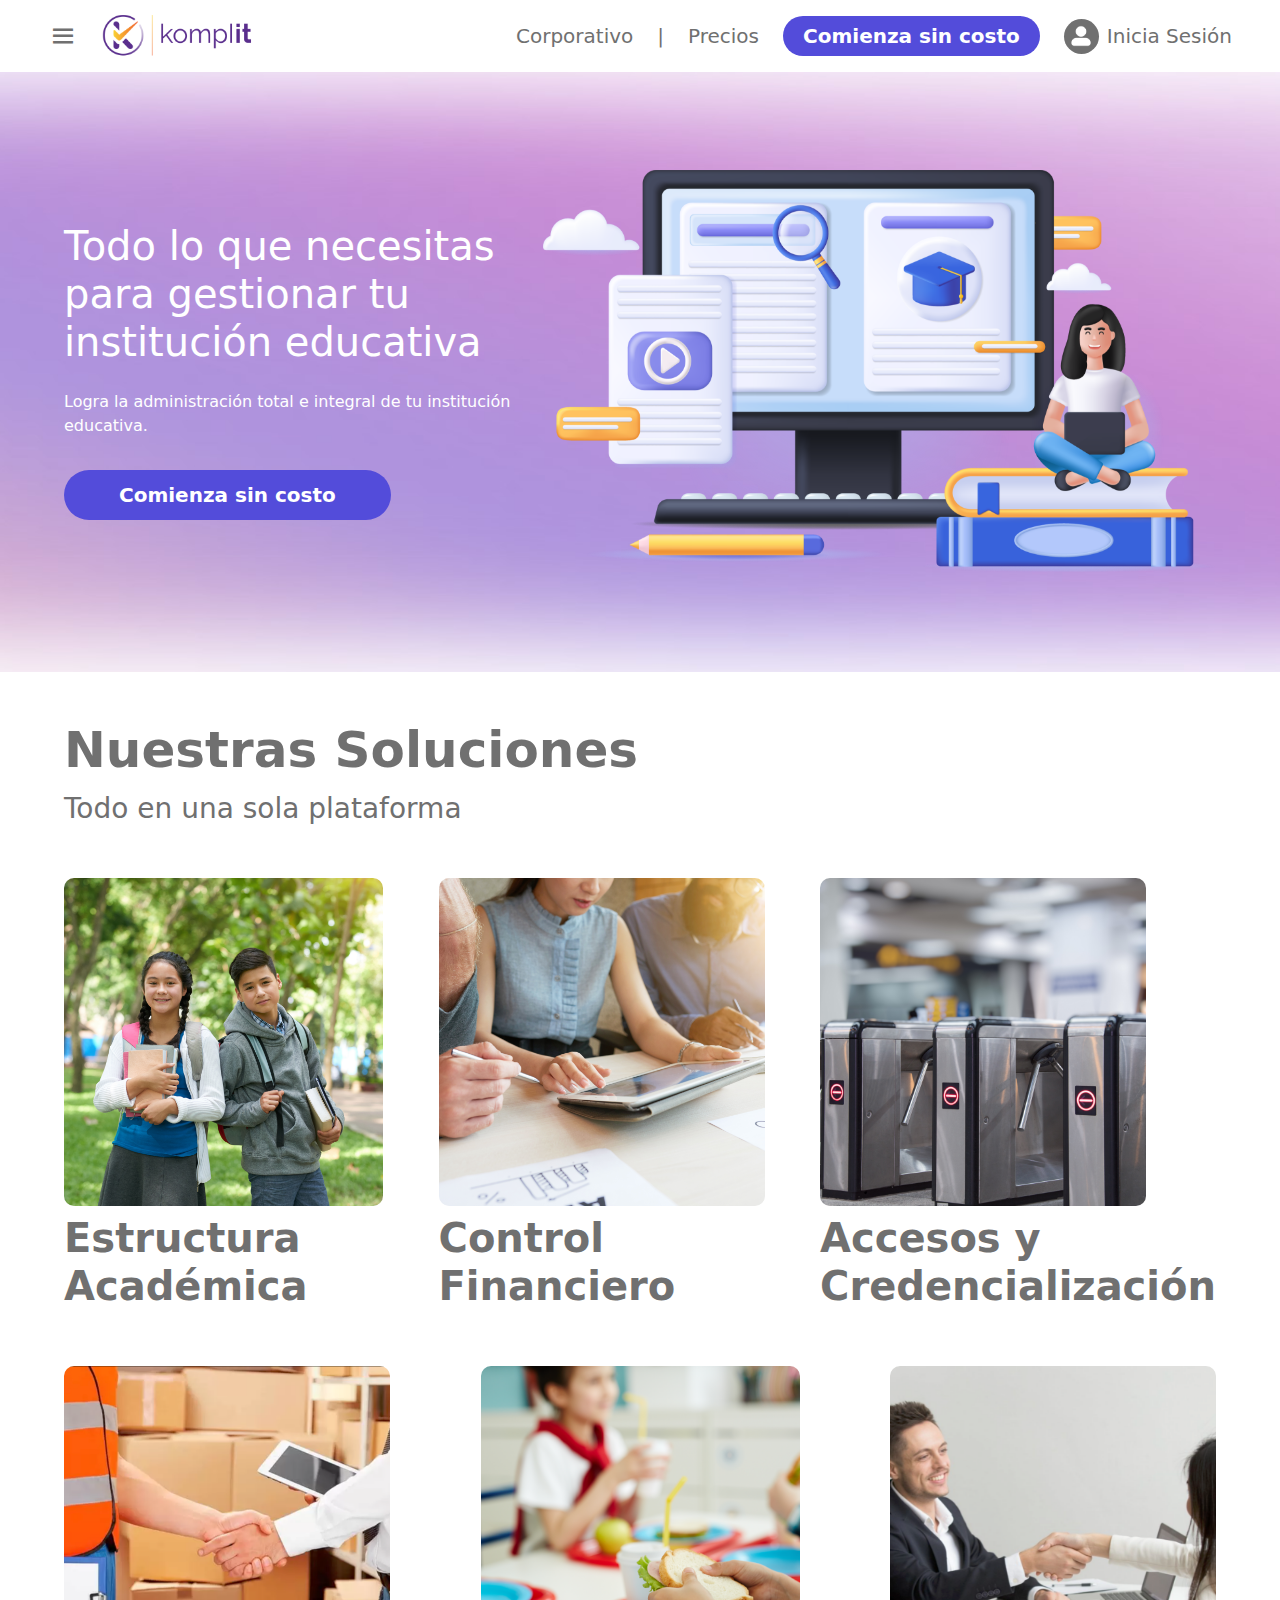
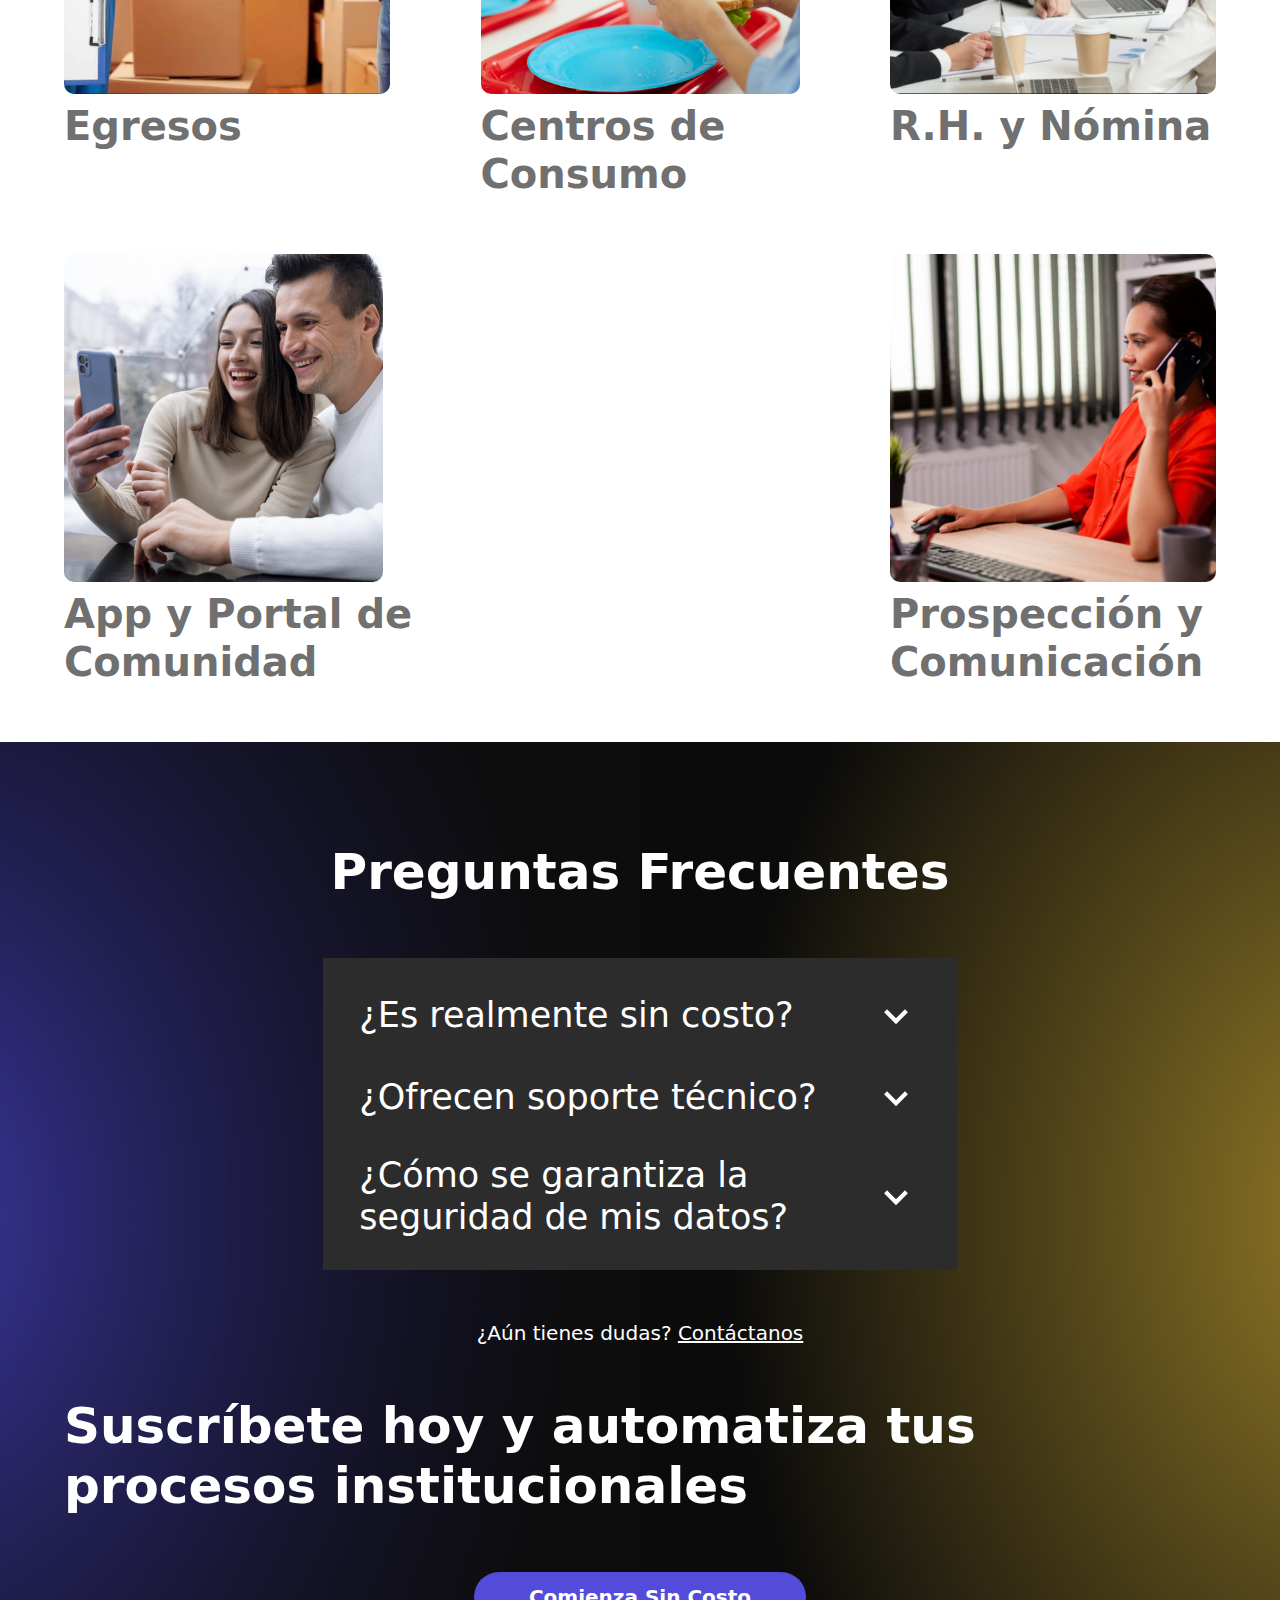
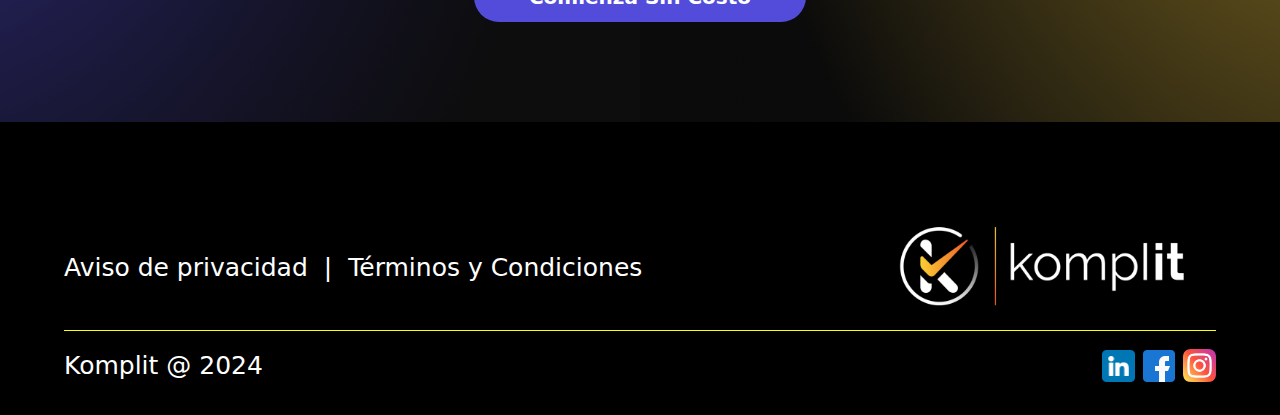
<file: index.html>
<!DOCTYPE html>
<html lang="en">
<head>
    <meta charset="UTF-8">
    <meta name="viewport" content="width=device-width, initial-scale=1.0">
    <title>Landing</title>
    <link rel="stylesheet" href="styles.css">
    <link href="https://cdn.jsdelivr.net/npm/bootstrap@5.3.3/dist/css/bootstrap.min.css" rel="stylesheet" integrity="sha384-QWTKZyjpPEjISv5WaRU9OFeRpok6YctnYmDr5pNlyT2bRjXh0JMhjY6hW+ALEwIH" crossorigin="anonymous">
    <link rel="preconnect" href="https://fonts.googleapis.com">
    <link rel="preconnect" href="https://fonts.gstatic.com" crossorigin>
    <link href="https://fonts.googleapis.com/css2?family=Jost:ital,wght@0,100..900;1,100..900&display=swap" rel="stylesheet">
    <link href='https://unpkg.com/boxicons@2.1.4/css/boxicons.min.css' rel='stylesheet'>
</head>
<body>
    <nav class="d-flex align-items-center justify-content-between pt-2 pb-2 ps-5 pe-5">
        <div class="d-flex align-items-center gap-4">
            <i class='bx bx-menu' style='color:#707070; font-size: 30px; cursor: pointer;'  id="buttonMenu"></i>
            <i class='d-none bx bx-x' style='color:#707070; font-size: 30px; cursor: pointer;'  id="buttonClose"></i>
            <img src="./img/logonav.png" class="object-fit-contain">
        </div>
        <div class="d-flex align-items-center gap-4">
            <a href="">Corporativo</a>
            <strong style="font-weight: 300;">|</strong>
            <a href="">Precios</a>
            <button class="buttonOne">Comienza sin costo</button>
            <div class="d-flex align-items-center gap-2">
                <div style="border-radius: 50%; background-color: #707070; height: 35px; width: 35px;" class="d-flex align-items-center justify-content-center">
                    <img src="./img/usuario.png" class="object-fit-contain">                    
                </div>
                <a href="">Inicia Sesión</a>
            </div>
        </div>
    </nav>
    <div class="d-flex flex-column align-items-start position-fixed h-100 ps-3 pe-3 bg-white gap-3" style="padding-top: 70px; transition: all 0.5s; transform: translateX(-100vh);" id="menuSecundario">
        <strong style="color: #707070; font-weight: 700; font-size: 19px;">Soluciones</strong>
        <small style="color: #707070; font-weight: 500; font-size: 18px;">Estructura Académica</small>
        <small style="color: #707070; font-weight: 500; font-size: 18px;">Control Financiero</small>
        <small style="color: #707070; font-weight: 500; font-size: 18px;">Accesos</small>
        <small style="color: #707070; font-weight: 500; font-size: 18px;">Egresos</small>
        <small style="color: #707070; font-weight: 500; font-size: 18px;">Centros de consumo</small>
        <small style="color: #707070; font-weight: 500; font-size: 18px;">R.H y Nómina</small>
        <small style="color: #707070; font-weight: 500; font-size: 18px;">App y portal de <br>Comunidad</small>
        <strong style="color: #707070; font-weight: 700; font-size: 19px;">Más</strong>
        <small style="color: #707070; font-weight: 500; font-size: 18px;">Corporativo</small>
        <small style="color: #707070; font-weight: 500; font-size: 18px;">App y portal de <br>Comunidad</small>
        <small style="color: #707070; font-weight: 500; font-size: 18px;">Contáctanos</small>
        <small style="color: #707070; font-weight: 500; font-size: 18px;">Política de Privacidad</small>
        <strong style="color: #707070; font-weight: 700; font-size: 19px;">Síguenos</strong>
        <div class="d-flex align-items-center gap-2 ">
            <a href=""><img src="./img/linkedin.png" class="object-fit-contain"></a>
            <a href=""><img src="./img/facebook_1.png" class="object-fit-contain"></a>
            <a href=""><img src="./img/instagram_1.png" class="object-fit-contain"></a>
        </div>
    </div>
    <section class="containerApp bgContainer d-flex align-items-center justify-content-between">
        <div class="d-flex flex-column gap-3">
            <h1 class="text-white">Todo lo que necesitas para gestionar tu institución educativa</h1>
            <p class="text-white">Logra la administración total e integral de tu institución educativa.</p>
            <button class="buttonTwo">Comienza sin costo</button>
        </div>
        <img src="./img/Edu_nice.png" class="object-fit-contain">
    </section>
    <section class="containerApp d-flex flex-column gap-5 pt-5 pb-5">
        <div class="d-flex flex-column gap-0">
            <h2 style="color: #707070; font-size: 50px; font-weight: 700;">Nuestras Soluciones</h2>
            <strong style="color: #707070; font-size: 28px; font-weight: 400;">Todo en una sola plataforma</strong>
        </div>
        <div class="d-flex flex-wrap gap-5 w-100 justify-content-between">
            <div class="d-flex flex-column gap-2 align-items-start">
                <img src="./img/ninos.png" class="object-fit-contain">
                <h3 style="color: #707070; font-size: 40px; font-weight: 700;">Estructura <br> Académica</h3>
            </div>
            <div class="d-flex flex-column gap-2 align-items-start">
                <img src="./img/Fainance.png" class="object-fit-contain">
                <h3 style="color: #707070; font-size: 40px; font-weight: 700;">Control <br> Financiero</h3>
            </div>
            <div class="d-flex flex-column gap-2 align-items-start">
                <img src="./img/ticket.png" class="object-fit-contain">
                <h3 style="color: #707070; font-size: 40px; font-weight: 700;">Accesos y <br> Credencialización</h3>
            </div>
            <div class="d-flex flex-column gap-2 align-items-start">
                <img src="./img/proveedor.png" class="object-fit-contain">
                <h3 style="color: #707070; font-size: 40px; font-weight: 700;">Egresos</h3>
            </div>
            <div class="d-flex flex-column gap-2 align-items-start">
                <img src="./img/Comiendo.png" class="object-fit-contain">
                <h3 style="color: #707070; font-size: 40px; font-weight: 700;">Centros de <br>Consumo</h3>
            </div>
            <div class="d-flex flex-column gap-2 align-items-start">
                <img src="./img/RH.png" class="object-fit-contain">
                <h3 style="color: #707070; font-size: 40px; font-weight: 700;">R.H. y Nómina</h3>
            </div>
            <div class="d-flex flex-column gap-2 align-items-start">
                <img src="./img/amigos-tomandose-selfie-juntos.png" class="object-fit-contain">
                <h3 style="color: #707070; font-size: 40px; font-weight: 700;">App y Portal de <br>Comunidad</h3>
            </div>
            <div class="d-flex flex-column gap-2 align-items-start">
                <img src="./img/Telefone.png" class="object-fit-contain">
                <h3 style="color: #707070; font-size: 40px; font-weight: 700;">Prospección y <br>Comunicación</h3>
            </div>
    </section>
    <section class="containerApp containerPreguntas d-flex flex-column align-items-center gap-5">
        <h3 class="text-white" style="font-size: 50px; font-weight: 700;">Preguntas Frecuentes</h3>
        <div class="p-3" style="background-color: #2C2C2C; width: 55%;">
            <div class="accordion accordion-flush" id="accordionFlushExample">
                <div class="accordion-item">
                  <h2 class="accordion-header">
                    <button class="accordion-button collapsed" type="button" data-bs-toggle="collapse" data-bs-target="#flush-collapseOne" aria-expanded="false" aria-controls="flush-collapseOne">
                        ¿Es realmente sin costo?
                    </button>
                  </h2>
                  <div id="flush-collapseOne" class="accordion-collapse collapse" data-bs-parent="#accordionFlushExample">
                    <div class="accordion-body">Sí, el uso de las herramientas detalladas en el apartado sin costo. Dentro de la pestaña “precios” en el menú de navegación es completamente sin costo y lo será por tiempo indefinido.</div>
                  </div>
                </div>
                <div class="accordion-item">
                  <h2 class="accordion-header">
                    <button class="accordion-button collapsed" type="button" data-bs-toggle="collapse" data-bs-target="#flush-collapseTwo" aria-expanded="false" aria-controls="flush-collapseTwo">
                        ¿Ofrecen soporte técnico?
                    </button>
                  </h2>
                  <div id="flush-collapseTwo" class="accordion-collapse collapse" data-bs-parent="#accordionFlushExample">
                    <div class="accordion-body">Sí, ofrecemos servicio técnico. La prioridad de atención dependerá de tu suscripción.</div>
                  </div>
                </div>
                <div class="accordion-item">
                  <h2 class="accordion-header">
                    <button class="accordion-button collapsed" type="button" data-bs-toggle="collapse" data-bs-target="#flush-collapseThree" aria-expanded="false" aria-controls="flush-collapseThree">
                        ¿Cómo se garantiza la seguridad de mis datos?
                    </button>
                  </h2>
                  <div id="flush-collapseThree" class="accordion-collapse collapse" data-bs-parent="#accordionFlushExample">
                    <div class="accordion-body">La seguridad de tu información se garantiza a través de rigurosas medidas de encriptación, protocolos de acceso restringido y constantes actualizaciones de seguridad.</div>
                  </div>
                </div>
              </div>
        </div>
        <small style="font-size: 20px;" class="text-white">¿Aún tienes dudas? <a class="text-white" href="">Contáctanos</a></small>
        <h3 class="text-white" style="font-size: 50px; font-weight: 700;">Suscríbete hoy y automatiza tus procesos institucionales</h3>
        <button class="buttonTwo">Comienza Sin Costo</button>
    </section>
    <footer style="background-color: black; padding-top: 100px; padding-bottom: 30px;" class="containerApp d-flex flex-column">
        <div class="d-flex align-items-center justify-content-between pb-3" style="border-bottom: 1px solid yellow;">
            <div class="d-flex align-items-center gap-3">
                <a class="text-white" style="font-size: 25px; text-decoration: none;" href="">Aviso de privacidad</a>
                <strong class="text-white" style="font-size: 25px; font-weight: 300;">|</strong>
                <a class="text-white" style="font-size: 25px; text-decoration: none;" href="">Términos y Condiciones</a>
            </div>
            <img src="./img/logofooter.png" class="object-fit-contain">
        </div>
        <div class="d-flex align-items-center justify-content-between pt-3">
            <strong class="text-white" style="font-size: 25px; font-weight: 400;">Komplit @ 2024</strong>
            <div class="d-flex align-items-center gap-2 ">
                <a href=""><img src="./img/linkedin.png" class="object-fit-contain"></a>
                <a href=""><img src="./img/facebook_1.png" class="object-fit-contain"></a>
                <a href=""><img src="./img/instagram_1.png" class="object-fit-contain"></a>
            </div>
        </div>
    </footer>
    <script src="./app.js"></script>
    <script src="https://cdn.jsdelivr.net/npm/bootstrap@5.3.3/dist/js/bootstrap.bundle.min.js" integrity="sha384-YvpcrYf0tY3lHB60NNkmXc5s9fDVZLESaAA55NDzOxhy9GkcIdslK1eN7N6jIeHz" crossorigin="anonymous"></script>
</body>
</html>
</file>
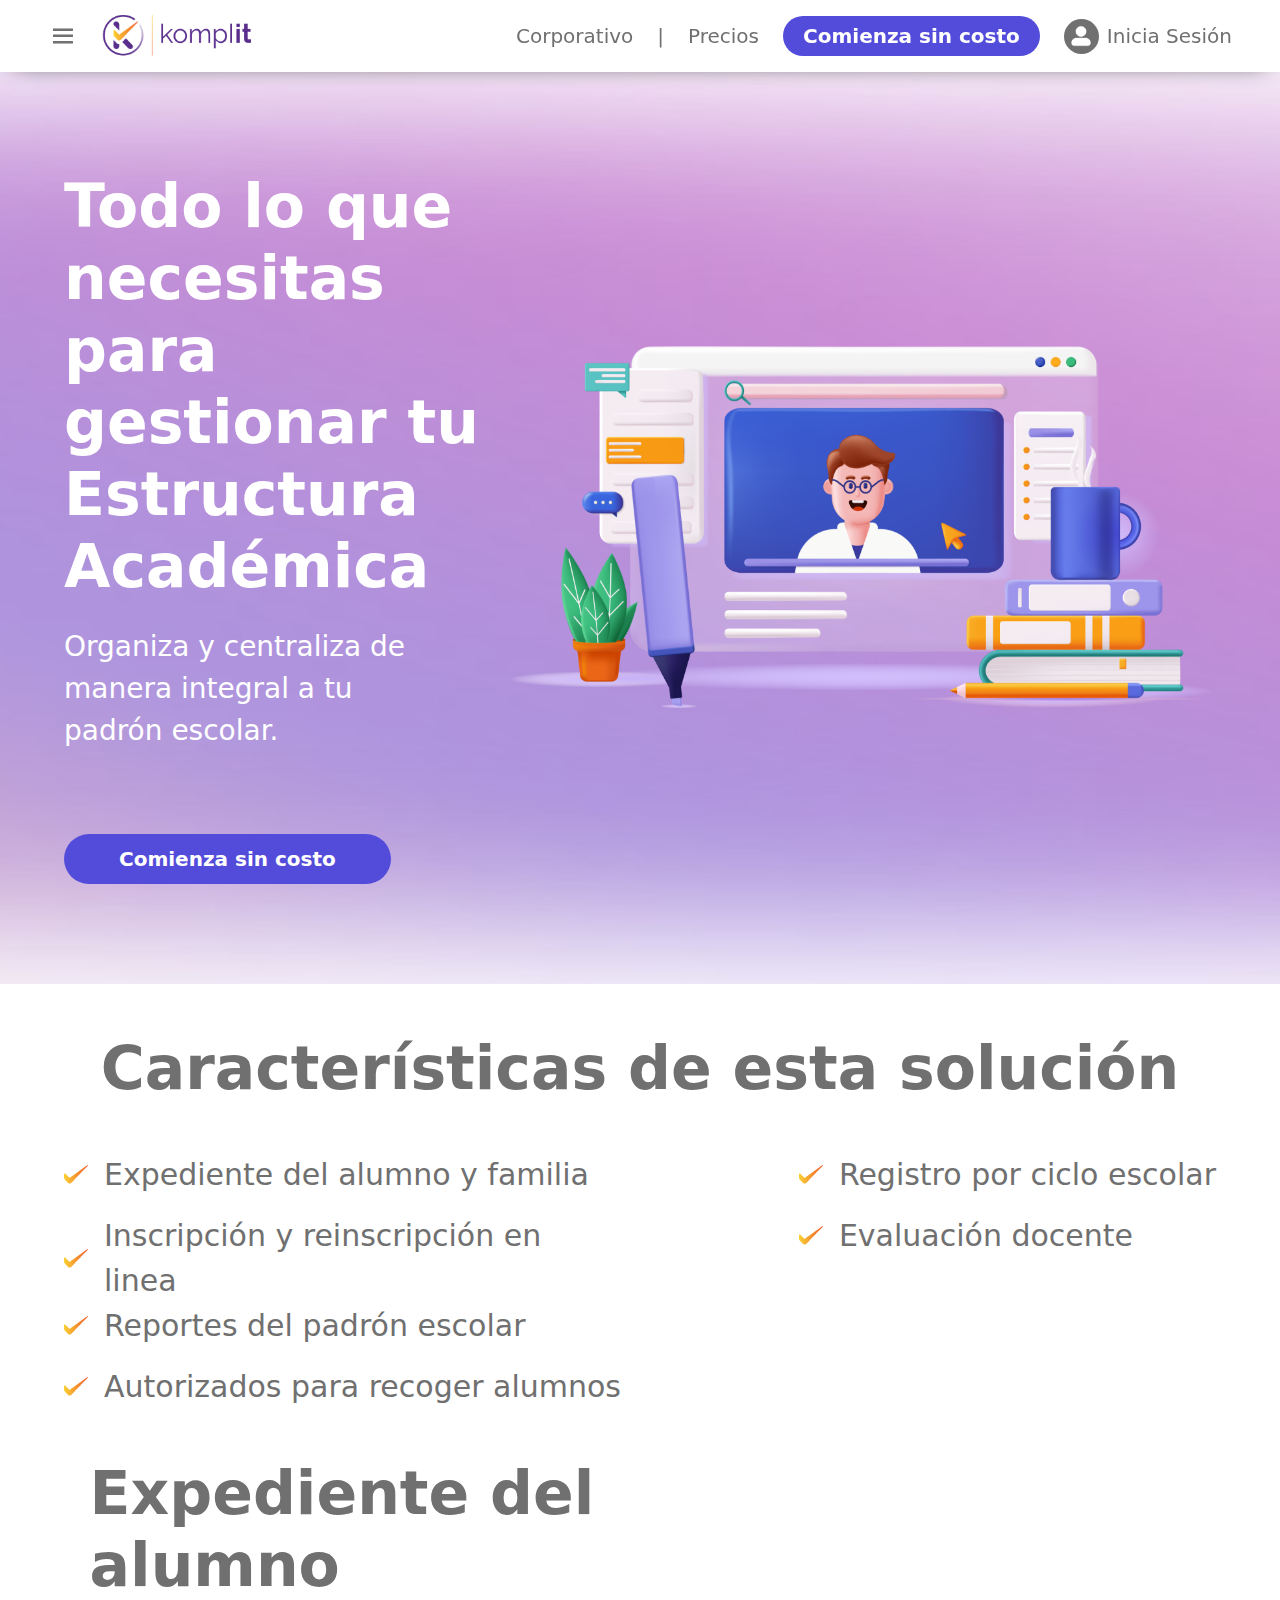
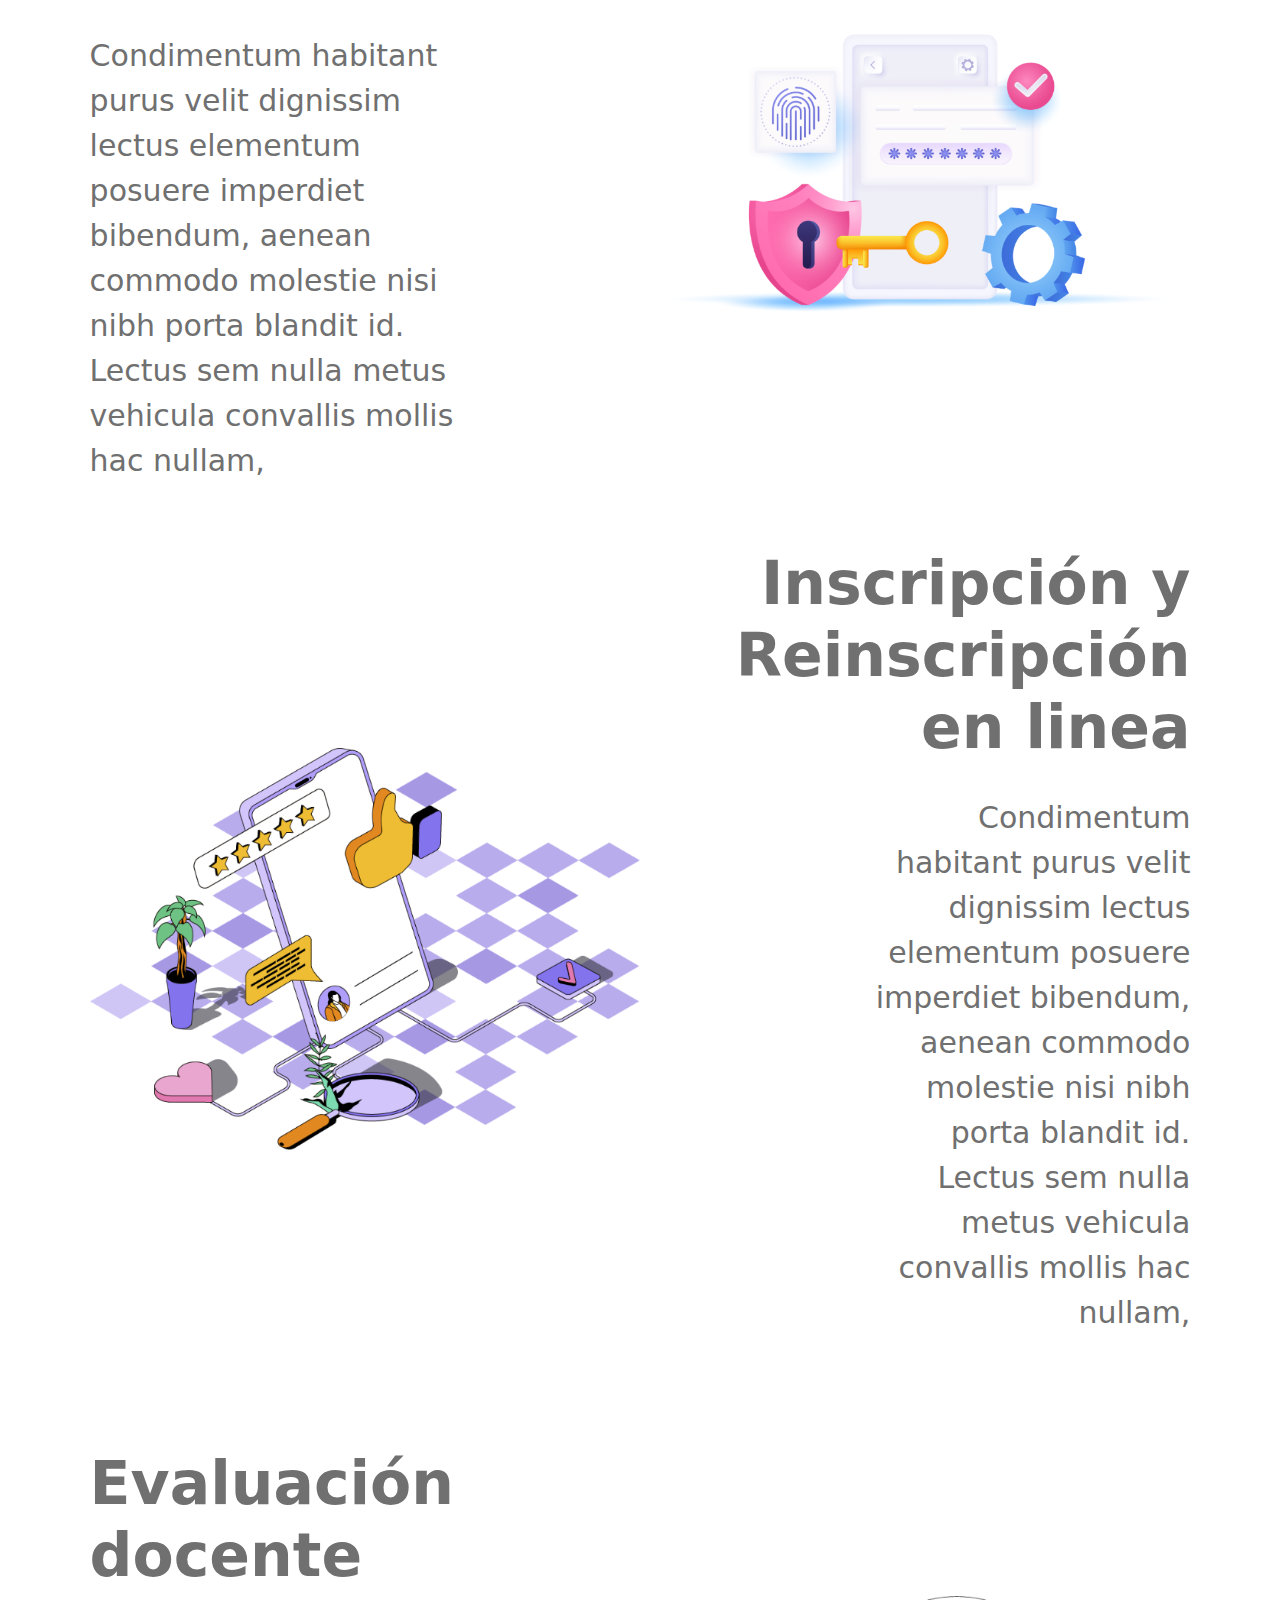
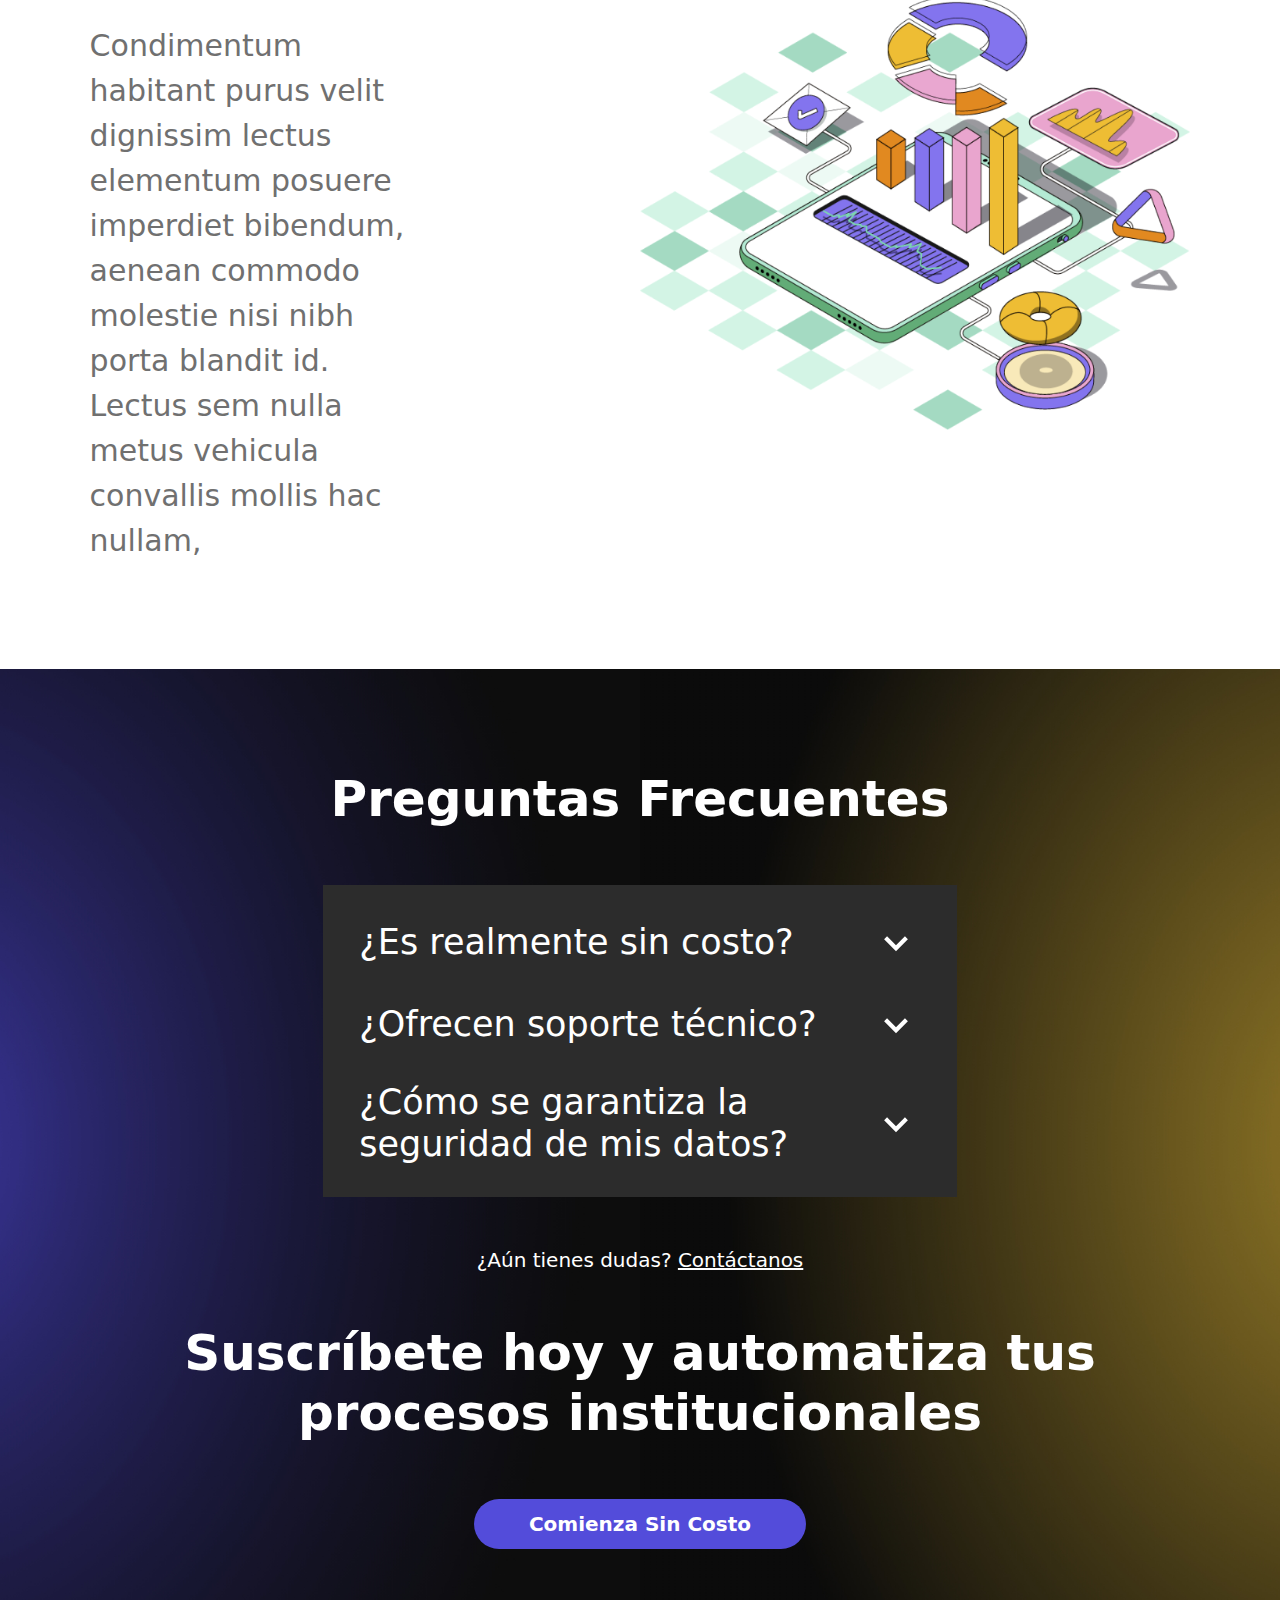
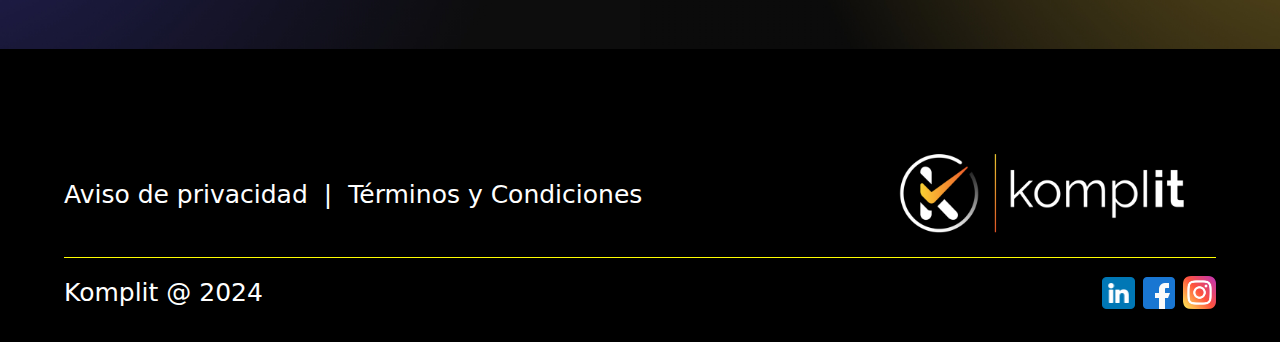
<file: estructuraacademica.html>
<!DOCTYPE html>
<html lang="en">
<head>
    <meta charset="UTF-8">
    <meta name="viewport" content="width=device-width, initial-scale=1.0">
    <title>Estructura Academica</title>
    <link rel="stylesheet" href="styles.css">
    <link href="https://cdn.jsdelivr.net/npm/bootstrap@5.3.3/dist/css/bootstrap.min.css" rel="stylesheet" integrity="sha384-QWTKZyjpPEjISv5WaRU9OFeRpok6YctnYmDr5pNlyT2bRjXh0JMhjY6hW+ALEwIH" crossorigin="anonymous">
    <link rel="preconnect" href="https://fonts.googleapis.com">
    <link rel="preconnect" href="https://fonts.gstatic.com" crossorigin>
    <link href="https://fonts.googleapis.com/css2?family=Jost:ital,wght@0,100..900;1,100..900&display=swap" rel="stylesheet">
    <link href='https://unpkg.com/boxicons@2.1.4/css/boxicons.min.css' rel='stylesheet'>
</head>
<body>
    <nav class="d-flex align-items-center justify-content-between pt-2 pb-2 navSombra" id="nav">
        <div class="d-flex align-items-center gap-4">
            <i class='bx bx-menu' style='color:#707070; font-size: 30px; cursor: pointer;'  id="buttonMenu"></i>
            <i class='d-none bx bx-x' style='color:#707070; font-size: 30px; cursor: pointer;'  id="buttonClose"></i>
            <a href="index.html">
                <img src="./img/logonav.png" class="object-fit-contain">
            </a>
        </div>
        <div class="d-flex align-items-center gap-4">
            <a href="estructuraacademica.html" class="ocultMobile">Corporativo</a>
            <strong style="font-weight: 300;"  class="ocultMobile">|</strong>
            <a href="precios.html"  class="ocultMobile">Precios</a>
            <button class="buttonOne ocultMobile" >Comienza sin costo</button>
            <div class="d-flex align-items-center gap-2">
                <div style="border-radius: 50%; background-color: #707070; height: 35px; width: 35px;" class="d-flex align-items-center justify-content-center">
                    <img src="./img/usuario.png" class="object-fit-contain">                    
                </div>
                <a href=""  class="ocultMobile">Inicia Sesión</a>
            </div>
        </div>
    </nav>
    <div class="navSecundario d-flex flex-column align-items-start position-fixed h-100 ps-3 pe-3 bg-white gap-3 overflow-y-scroll" style="padding-top: 70px; transition: all 0.5s; transform: translateX(-100vh);" id="menuSecundario">
        <strong class="ocultDesktop" style="color: #707070; font-weight: 700; font-size: 19px;">Menu</strong>
        <small class="ocultDesktop" style="color: #707070; font-weight: 500; font-size: 18px;"><a href="estructuraacademica.html">Corporativo</a></small>
        <small class="ocultDesktop" style="color: #707070; font-weight: 500; font-size: 18px;"><a href="precios.html">Precios</a></small>
        <strong style="color: #707070; font-weight: 700; font-size: 19px;">Soluciones</strong>
        <small style="color: #707070; font-weight: 500; font-size: 18px;"><a href="">Estructura Académica</a></small>
        <small style="color: #707070; font-weight: 500; font-size: 18px;"><a href="">Control Financiero</a></small>
        <small style="color: #707070; font-weight: 500; font-size: 18px;"><a href="">Accesos</a></small>
        <small style="color: #707070; font-weight: 500; font-size: 18px;"><a href="">Egresos</a></small>
        <small style="color: #707070; font-weight: 500; font-size: 18px;"><a href="">Centros de consumo</a></small>
        <small style="color: #707070; font-weight: 500; font-size: 18px;"><a href="">R.H y Nómina</a></small>
        <small style="color: #707070; font-weight: 500; font-size: 18px;"><a href="">App y portal de <br>Comunidad</a></small>
        <strong style="color: #707070; font-weight: 700; font-size: 19px;">Más</strong>
        <small style="color: #707070; font-weight: 500; font-size: 18px;"><a href="">Corporativo</a></small>
        <small style="color: #707070; font-weight: 500; font-size: 18px;"><a href="">App y portal de <br>Comunidad</a></small>
        <small style="color: #707070; font-weight: 500; font-size: 18px;"><a href="">Contáctanos</a></small>
        <small style="color: #707070; font-weight: 500; font-size: 18px;"><a href="">Política de Privacidad</a></small>
        <strong style="color: #707070; font-weight: 700; font-size: 19px;">Síguenos</strong>
        <div class="d-flex align-items-center gap-2 ">
            <a href=""><img src="./img/linkedin.png" class="object-fit-contain"></a>
            <a href=""><img src="./img/facebook_1.png" class="object-fit-contain"></a>
            <a href=""><img src="./img/instagram_1.png" class="object-fit-contain"></a>
        </div>
    </div>
    <section class="containerApp bgContainer d-flex align-items-center justify-content-between">
        <div class="d-flex flex-column gap-3">
            <h1 class="text-white" style="font-size: 60px;
            font-weight: 600;
            width: 100%;">Todo lo que necesitas para gestionar tu Estructura Académica</h1>
            <p style="font-size: 28px;
            font-weight: 400;
            width: 80%;" class="text-white">Organiza y centraliza de manera integral a tu padrón escolar.</p>
            <button class="buttonTwo" style="margin-top: 50px;">Comienza sin costo</button>
        </div>
        <img src="./img/Edu_Online.png" class="object-fit-contain">
    </section>
    <section class="containerApp flex-column align-items-center pt-5 pb-5 containerCaracteristicas">
        <h2 class="w-100 text-center mb-5" style="color: #707070; font-weight: 700; font-size: 60px;">Características de esta solución</h2>
        <div class="d-flex flex-wrap w-100 itemsCaracteristicas">
            <div class="d-flex flex-column gap-3">
                <div class="d-flex gap-3">
                    <img src="./img/Tick.png" class="object-fit-contain">
                    <strong style="color: #707070; font-weight: 400; font-size: 30px;">Expediente del alumno y familia</strong>
                </div>
                <div class="d-flex gap-3">
                    <img src="./img/Tick.png" class="object-fit-contain">
                    <strong style="color: #707070; font-weight: 400; font-size: 30px;">Inscripción y reinscripción en <br>linea</strong>
                </div>
            </div>
            <div class="d-flex flex-column gap-3">
                <div class="d-flex gap-3">
                    <img src="./img/Tick.png" class="object-fit-contain">
                    <strong style="color: #707070; font-weight: 400; font-size: 30px;">Registro por ciclo escolar</strong>
                </div>
                <div class="d-flex gap-3">
                    <img src="./img/Tick.png" class="object-fit-contain">
                    <strong style="color: #707070; font-weight: 400; font-size: 30px;">Evaluación docente</strong>
                </div>
            </div>
            <div class="d-flex flex-column gap-3">
                <div class="d-flex gap-3">
                    <img src="./img/Tick.png" class="object-fit-contain">
                    <strong style="color: #707070; font-weight: 400; font-size: 30px;">Reportes del padrón escolar</strong>
                </div>
                <div class="d-flex gap-3">
                    <img src="./img/Tick.png" class="object-fit-contain">
                    <strong style="color: #707070; font-weight: 400; font-size: 30px;">Autorizados para recoger alumnos</strong>
                </div>
            </div>
        </div>
    </section>
    <section style="padding-left: 7%; padding-right: 7%;" class="seccionImgDescripcion d-flex align-items-center justify-content-between">
        <div class="d-flex flex-column align-items-start gap-4">
            <h3 style="color: #707070; font-weight: 700; font-size: 60px;">Expediente del alumno</h3>
            <p style="width: 68%; color: #707070; font-weight: 400; font-size: 30px;">Condimentum habitant purus velit dignissim lectus elementum posuere imperdiet bibendum, aenean commodo molestie nisi nibh porta blandit id. Lectus sem nulla metus vehicula convallis mollis hac nullam,</p>
        </div>
        <img src="./img/n_4_cyber_security.png" class="object-fit-contain">
    </section>
    <section style="padding-left: 7%; padding-right: 7%;" class="seccionImgDescripcion voltear d-flex align-items-center justify-content-between pt-5 pb-5">
        <img src="./img/edit-f.png" class="object-fit-contain">
        <div class="d-flex flex-column align-items-end gap-4">
            <h3 class="text-end" style="color: #707070; font-weight: 700; font-size: 60px;">Inscripción y <br>Reinscripción en linea</h3>
            <p class="text-end" style="width: 60%;color: #707070; font-weight: 400; font-size: 30px;">Condimentum habitant purus velit dignissim lectus elementum posuere imperdiet bibendum, aenean commodo molestie nisi nibh porta blandit id. Lectus sem nulla metus vehicula convallis mollis hac nullam,</p>
        </div>
    </section>
    <section style="padding-left: 7%; padding-right: 7%; padding-bottom: 90px;" class="seccionImgDescripcion d-flex align-items-center justify-content-between pt-5">
        <div class="d-flex flex-column align-items-start gap-4">
            <h3 style="color: #707070; font-weight: 700; font-size: 60px;">Evaluación docente</h3>
            <p style="width: 60%; color: #707070; font-weight: 400; font-size: 30px;">Condimentum habitant purus velit dignissim lectus elementum posuere imperdiet bibendum, aenean commodo molestie nisi nibh porta blandit id. Lectus sem nulla metus vehicula convallis mollis hac nullam,</p>
        </div>
        <img src="./img/Editado.png" class="object-fit-contain">
    </section>
    <section class="containerApp containerPreguntas d-flex flex-column align-items-center gap-5">
        <h3 class="text-white text-center" style="font-size: 50px; font-weight: 700;">Preguntas Frecuentes</h3>
        <div class="p-3 preguntas" style="background-color: #2C2C2C; width: 55%;">
            <div class="accordion accordion-flush" id="accordionFlushExample">
                <div class="accordion-item">
                  <h2 class="accordion-header">
                    <button class="accordion-button collapsed" type="button" data-bs-toggle="collapse" data-bs-target="#flush-collapseOne" aria-expanded="false" aria-controls="flush-collapseOne">
                        ¿Es realmente sin costo?
                    </button>
                  </h2>
                  <div id="flush-collapseOne" class="accordion-collapse collapse" data-bs-parent="#accordionFlushExample">
                    <div class="accordion-body">Sí, el uso de las herramientas detalladas en el apartado sin costo. Dentro de la pestaña “precios” en el menú de navegación es completamente sin costo y lo será por tiempo indefinido.</div>
                  </div>
                </div>
                <div class="accordion-item">
                  <h2 class="accordion-header">
                    <button class="accordion-button collapsed" type="button" data-bs-toggle="collapse" data-bs-target="#flush-collapseTwo" aria-expanded="false" aria-controls="flush-collapseTwo">
                        ¿Ofrecen soporte técnico?
                    </button>
                  </h2>
                  <div id="flush-collapseTwo" class="accordion-collapse collapse" data-bs-parent="#accordionFlushExample">
                    <div class="accordion-body">Sí, ofrecemos servicio técnico. La prioridad de atención dependerá de tu suscripción.</div>
                  </div>
                </div>
                <div class="accordion-item">
                  <h2 class="accordion-header">
                    <button class="accordion-button collapsed" type="button" data-bs-toggle="collapse" data-bs-target="#flush-collapseThree" aria-expanded="false" aria-controls="flush-collapseThree">
                        ¿Cómo se garantiza la seguridad de mis datos?
                    </button>
                  </h2>
                  <div id="flush-collapseThree" class="accordion-collapse collapse" data-bs-parent="#accordionFlushExample">
                    <div class="accordion-body">La seguridad de tu información se garantiza a través de rigurosas medidas de encriptación, protocolos de acceso restringido y constantes actualizaciones de seguridad.</div>
                  </div>
                </div>
              </div>
        </div>
        <small style="font-size: 20px;" class="text-white text-center">¿Aún tienes dudas? <a class="text-white" href="">Contáctanos</a></small>
        <h3 class="text-white text-center" style="font-size: 50px; font-weight: 700;">Suscríbete hoy y automatiza tus procesos institucionales</h3>
        <button class="buttonTwo">Comienza Sin Costo</button>
    </section>
    <footer style="background-color: black; padding-top: 100px; padding-bottom: 30px;" class="containerApp d-flex flex-column">
        <div class="footerOne d-flex align-items-center justify-content-between pb-3" style="border-bottom: 1px solid yellow;">
            <div class="d-flex align-items-center gap-3 menuFooter">
                <a class="text-white" style="font-size: 25px; text-decoration: none;" href="">Aviso de privacidad</a>
                <strong class="text-white" style="font-size: 25px; font-weight: 300;">|</strong>
                <a class="text-white" style="font-size: 25px; text-decoration: none;" href="">Términos y Condiciones</a>
            </div>
            <img src="./img/logofooter.png" class="object-fit-contain">
        </div>
        <div class="footerTwo d-flex align-items-center justify-content-between pt-3">
            <strong class="text-white" style="font-size: 25px; font-weight: 400;">Komplit @ 2024</strong>
            <div class="d-flex align-items-center gap-2 ">
                <a href=""><img src="./img/linkedin.png" class="object-fit-contain"></a>
                <a href=""><img src="./img/facebook_1.png" class="object-fit-contain"></a>
                <a href=""><img src="./img/instagram_1.png" class="object-fit-contain"></a>
            </div>
        </div>
    </footer>
    <script src="./app.js"></script>
    <script src="https://cdn.jsdelivr.net/npm/bootstrap@5.3.3/dist/js/bootstrap.bundle.min.js" integrity="sha384-YvpcrYf0tY3lHB60NNkmXc5s9fDVZLESaAA55NDzOxhy9GkcIdslK1eN7N6jIeHz" crossorigin="anonymous"></script>
</body>
</html>
</file>
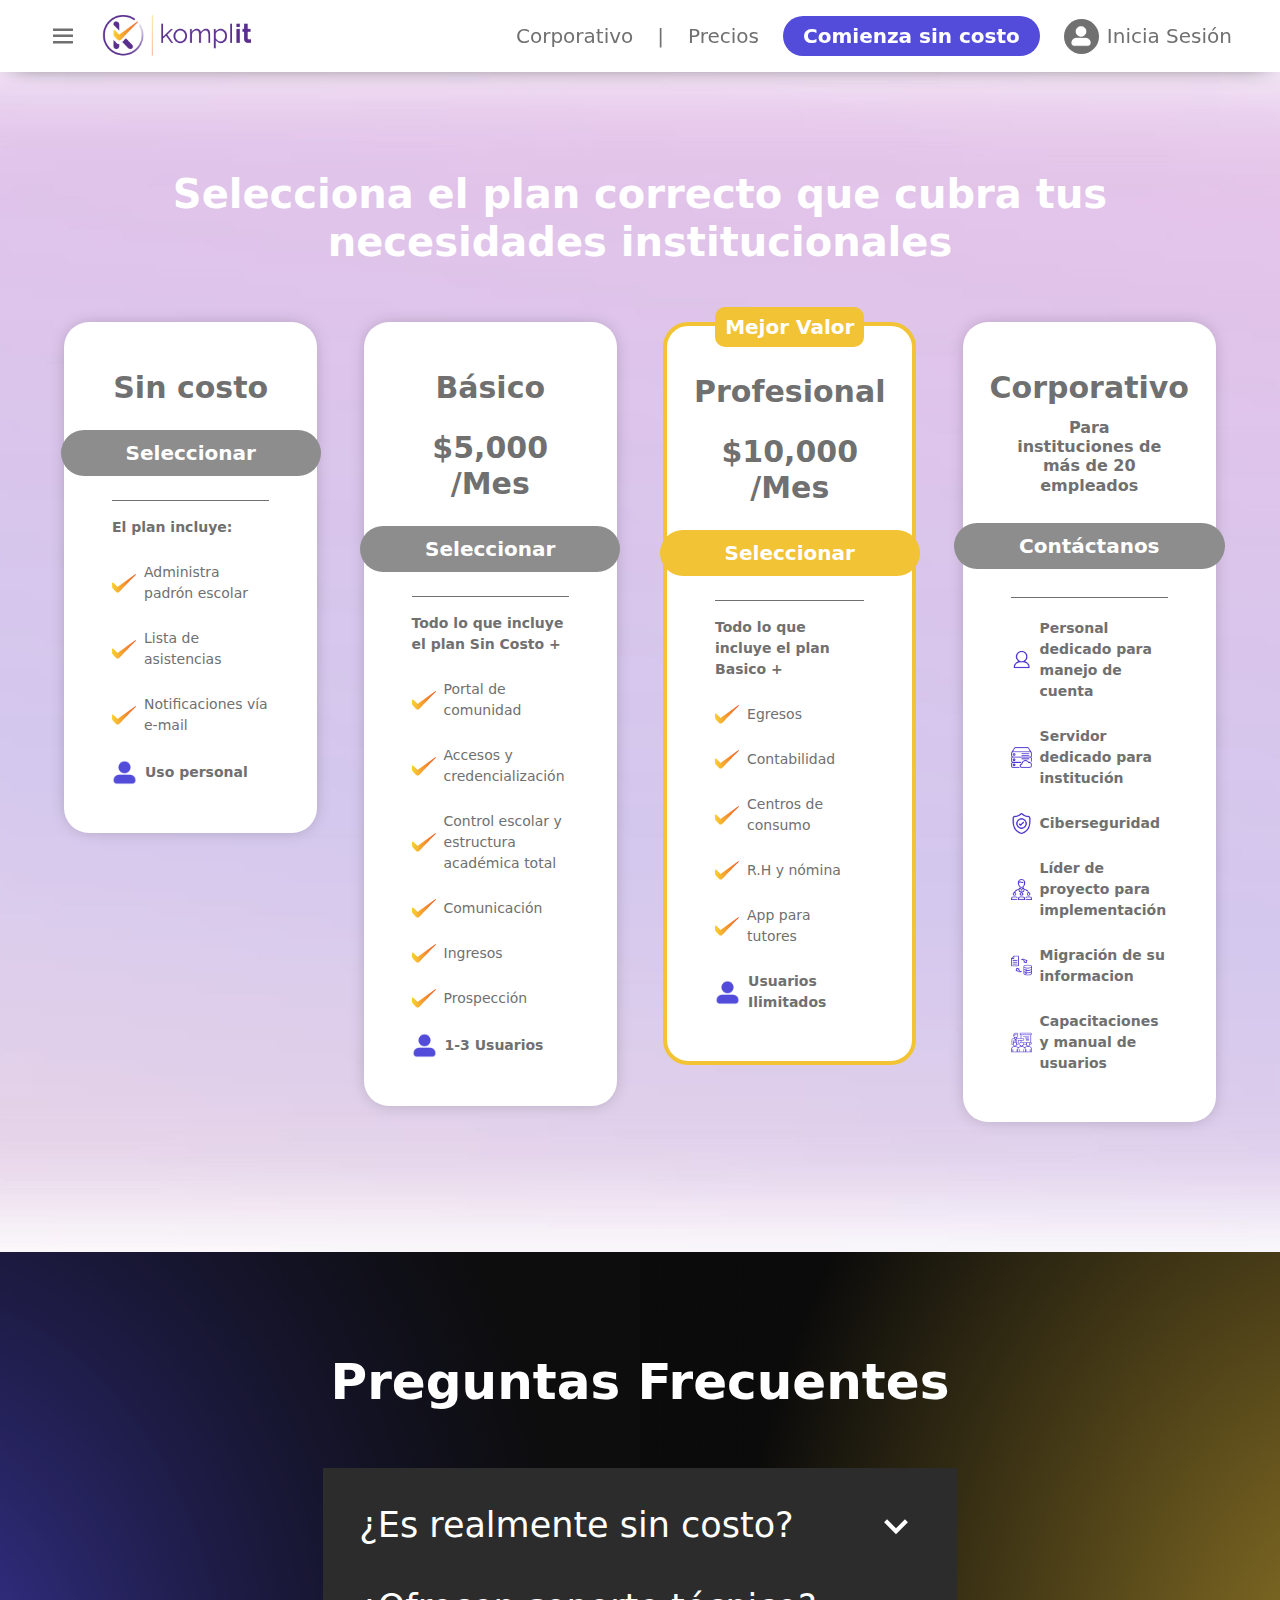
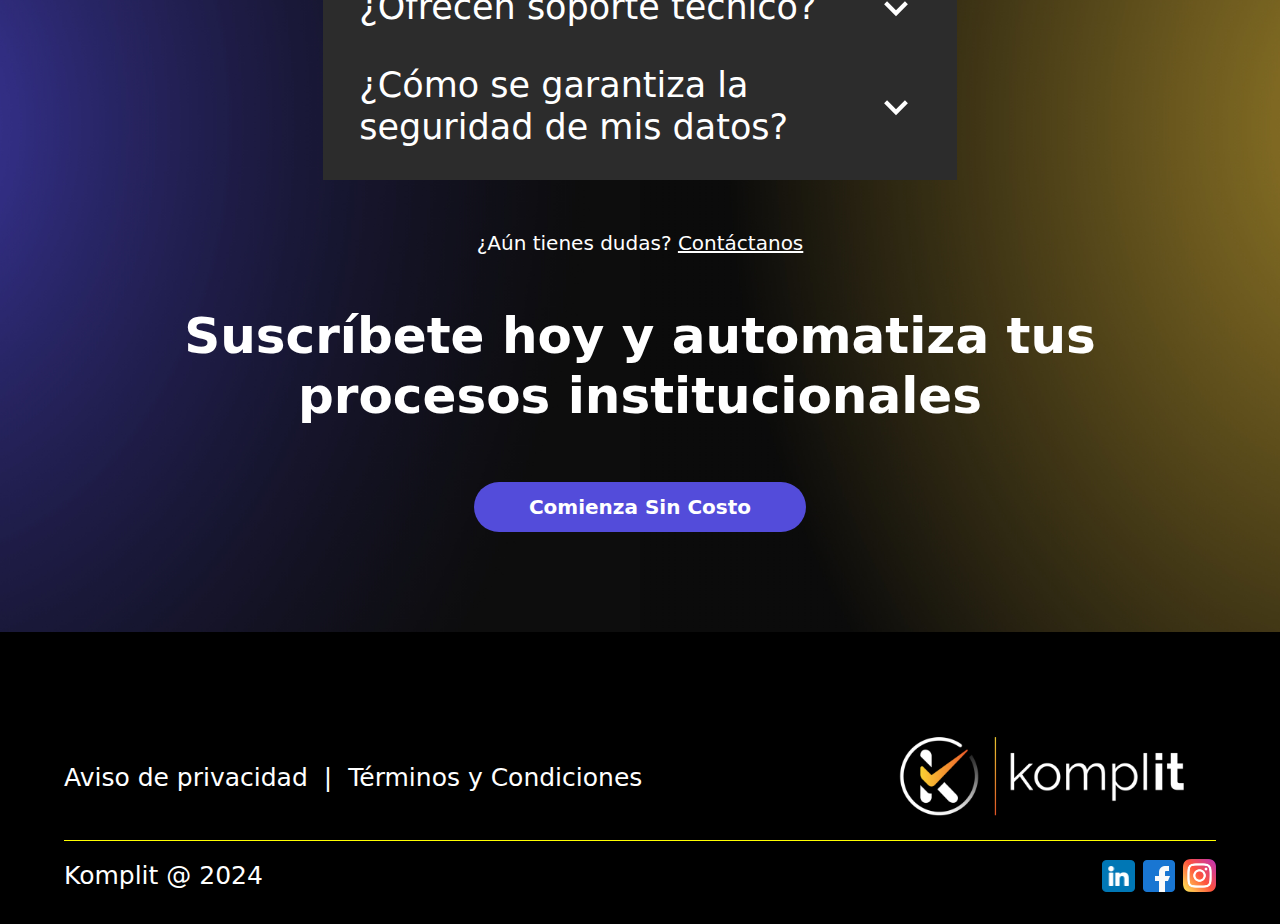
<file: precios.html>
<!DOCTYPE html>
<html lang="en">
<head>
    <meta charset="UTF-8">
    <meta name="viewport" content="width=device-width, initial-scale=1.0">
    <title>Precios</title>
    <link rel="stylesheet" href="styles.css">
    <link href="https://cdn.jsdelivr.net/npm/bootstrap@5.3.3/dist/css/bootstrap.min.css" rel="stylesheet" integrity="sha384-QWTKZyjpPEjISv5WaRU9OFeRpok6YctnYmDr5pNlyT2bRjXh0JMhjY6hW+ALEwIH" crossorigin="anonymous">
    <link rel="preconnect" href="https://fonts.googleapis.com">
    <link rel="preconnect" href="https://fonts.gstatic.com" crossorigin>
    <link href="https://fonts.googleapis.com/css2?family=Jost:ital,wght@0,100..900;1,100..900&display=swap" rel="stylesheet">
    <link href='https://unpkg.com/boxicons@2.1.4/css/boxicons.min.css' rel='stylesheet'>
</head>
<body>
    <nav class="d-flex align-items-center justify-content-between pt-2 pb-2 navSombra" id="nav">
        <div class="d-flex align-items-center gap-4">
            <i class='bx bx-menu' style='color:#707070; font-size: 30px; cursor: pointer;'  id="buttonMenu"></i>
            <i class='d-none bx bx-x' style='color:#707070; font-size: 30px; cursor: pointer;'  id="buttonClose"></i>
            <a href="index.html">
                <img src="./img/logonav.png" class="object-fit-contain">
            </a>
        </div>
        <div class="d-flex align-items-center gap-4">
            <a href="estructuraacademica.html" class="ocultMobile">Corporativo</a>
            <strong style="font-weight: 300;"  class="ocultMobile">|</strong>
            <a href="precios.html"  class="ocultMobile">Precios</a>
            <button class="buttonOne ocultMobile" >Comienza sin costo</button>
            <div class="d-flex align-items-center gap-2">
                <div style="border-radius: 50%; background-color: #707070; height: 35px; width: 35px;" class="d-flex align-items-center justify-content-center">
                    <img src="./img/usuario.png" class="object-fit-contain">                    
                </div>
                <a href=""  class="ocultMobile">Inicia Sesión</a>
            </div>
        </div>
    </nav>
    <div class="navSecundario d-flex flex-column align-items-start position-fixed h-100 ps-3 pe-3 bg-white gap-3 overflow-y-scroll" style="padding-top: 70px; transition: all 0.5s; transform: translateX(-100vh);" id="menuSecundario">
        <strong class="ocultDesktop" style="color: #707070; font-weight: 700; font-size: 19px;">Menu</strong>
        <small class="ocultDesktop" style="color: #707070; font-weight: 500; font-size: 18px;"><a href="estructuraacademica.html">Corporativo</a></small>
        <small class="ocultDesktop" style="color: #707070; font-weight: 500; font-size: 18px;"><a href="precios.html">Precios</a></small>
        <strong style="color: #707070; font-weight: 700; font-size: 19px;">Soluciones</strong>
        <small style="color: #707070; font-weight: 500; font-size: 18px;"><a href="">Estructura Académica</a></small>
        <small style="color: #707070; font-weight: 500; font-size: 18px;"><a href="">Control Financiero</a></small>
        <small style="color: #707070; font-weight: 500; font-size: 18px;"><a href="">Accesos</a></small>
        <small style="color: #707070; font-weight: 500; font-size: 18px;"><a href="">Egresos</a></small>
        <small style="color: #707070; font-weight: 500; font-size: 18px;"><a href="">Centros de consumo</a></small>
        <small style="color: #707070; font-weight: 500; font-size: 18px;"><a href="">R.H y Nómina</a></small>
        <small style="color: #707070; font-weight: 500; font-size: 18px;"><a href="">App y portal de <br>Comunidad</a></small>
        <strong style="color: #707070; font-weight: 700; font-size: 19px;">Más</strong>
        <small style="color: #707070; font-weight: 500; font-size: 18px;"><a href="">Corporativo</a></small>
        <small style="color: #707070; font-weight: 500; font-size: 18px;"><a href="">App y portal de <br>Comunidad</a></small>
        <small style="color: #707070; font-weight: 500; font-size: 18px;"><a href="">Contáctanos</a></small>
        <small style="color: #707070; font-weight: 500; font-size: 18px;"><a href="">Política de Privacidad</a></small>
        <strong style="color: #707070; font-weight: 700; font-size: 19px;">Síguenos</strong>
        <div class="d-flex align-items-center gap-2 ">
            <a href=""><img src="./img/linkedin.png" class="object-fit-contain"></a>
            <a href=""><img src="./img/facebook_1.png" class="object-fit-contain"></a>
            <a href=""><img src="./img/instagram_1.png" class="object-fit-contain"></a>
        </div>
    </div>
    <section class="containerApp gap-5 containerBgThree d-flex flex-column align-items-center flex-wrap">
        <h1 class="text-white text-center" style="font-size: 40px; font-weight: 600;">Selecciona el plan correcto que cubra tus necesidades institucionales</h1>
        <div class="d-flex flex-wrap align-items-start justify-content-between w-100 containerPrecios">
            <div style="border-radius: 25px; -webkit-box-shadow: 0px 0px 17px -4px rgba(0,0,0,0.47); 
            box-shadow: 0px 0px 17px -4px rgba(0,0,0,0.27);" class="precioUno d-flex flex-column align-items-center bg-white gap-3">
                <h3 class="text-center" style="color: #707070; font-weight: 700; font-size: 30px;">Sin costo</h3>
                <button class="buttonFour">Seleccionar</button>
                <div class="mt-2" style="width: 100%; height: 1px; background-color: #707070;"></div>
                <div class="d-flex flex-column gap-4 w-100 align-items-start">
                    <strong class="text-center" style="font-size: 14px; color: #707070; font-weight: 700;">El plan incluye:</strong>
                    <div class="d-flex align-items-center gap-2">
                        <img src="./img/Tick.png" class="object-fit-contain">
                        <small style="color: #707070;">Administra padrón escolar</small>
                    </div>
                    <div class="d-flex align-items-center gap-2">
                        <img src="./img/Tick.png" class="object-fit-contain">
                        <small style="color: #707070;">Lista de asistencias</small>
                    </div>
                    <div class="d-flex align-items-center gap-2">
                        <img src="./img/Tick.png" class="object-fit-contain">
                        <small style="color: #707070;">Notificaciones vía e-mail</small>
                    </div>
                    <div class="d-flex align-items-center gap-2">
                        <img src="./img/usuarioviolet.png" class="object-fit-contain">
                        <small style="font-size: 14px; color: #707070; font-weight: 700;">Uso personal</small>
                    </div>
                </div>
            </div>
            <div style="border-radius: 25px; -webkit-box-shadow: 0px 0px 17px -4px rgba(0,0,0,0.47); 
            box-shadow: 0px 0px 17px -4px rgba(0,0,0,0.27);" class="precioDos d-flex flex-column align-items-center bg-white gap-3">
                <h3 class="text-center" style="color: #707070; font-weight: 700; font-size: 30px;">Básico</h3>
                <h3 class="text-center" style="color: #707070; font-weight: 700; font-size: 30px;">$5,000 /Mes</h3>
                <button class="buttonFour">Seleccionar</button>
                <div class="mt-2" style="width: 100%; height: 1px; background-color: #707070;"></div>
                <div class="d-flex flex-column gap-4 w-100 align-items-start">
                    <strong style="font-size: 14px; color: #707070; font-weight: 700;">Todo lo que incluye el plan Sin Costo +</strong>
                    <div class="d-flex align-items-center gap-2">
                        <img src="./img/Tick.png" class="object-fit-contain">
                        <small style="color: #707070;">Portal de comunidad</small>
                    </div>
                    <div class="d-flex align-items-center gap-2">
                        <img src="./img/Tick.png" class="object-fit-contain">
                        <small style="color: #707070;">Accesos y credencialización</small>
                    </div>
                    <div class="d-flex align-items-center gap-2">
                        <img src="./img/Tick.png" class="object-fit-contain">
                        <small style="color: #707070;">Control escolar y estructura académica total</small>
                    </div>
                    <div class="d-flex align-items-center gap-2">
                        <img src="./img/Tick.png" class="object-fit-contain">
                        <small style="color: #707070;">Comunicación</small>
                    </div>
                    <div class="d-flex align-items-center gap-2">
                        <img src="./img/Tick.png" class="object-fit-contain">
                        <small style="color: #707070;">Ingresos</small>
                    </div>
                    <div class="d-flex align-items-center gap-2">
                        <img src="./img/Tick.png" class="object-fit-contain">
                        <small style="color: #707070;">Prospección</small>
                    </div>
                    <div class="d-flex align-items-center gap-2">
                        <img src="./img/usuarioviolet.png" class="object-fit-contain">
                        <small style="font-size: 14px; color: #707070; font-weight: 700;">1-3 Usuarios</small>
                    </div>
                </div>
            </div>
            <div style="border-radius: 25px; border: 4px solid #F2C335;" class="precioTres d-flex flex-column align-items-center bg-white gap-3 position-relative">
                <div class="position-absolute top-0 w-100 d-flex align-items-center justify-content-center" style="margin-top: -19px;">
                    <div style="background-color: #F2C335; padding: 5px 10px; border-radius: 10px;">
                        <strong class="text-white" style="font-size: 20px;">Mejor Valor</strong>
                    </div>
                </div>
                <h3 class="text-center" style="color: #707070; font-weight: 700; font-size: 30px;">Profesional</h3>
                <h3 class="text-center" style="color: #707070; font-weight: 700; font-size: 30px;">$10,000 /Mes</h3>
                <button class="buttonFive">Seleccionar</button>
                <div class="mt-2" style="width: 100%; height: 1px; background-color: #707070;"></div>
                <div class="d-flex flex-column gap-4 w-100 align-items-start">
                    <strong style="font-size: 14px; color: #707070; font-weight: 700;">Todo lo que incluye el plan Basico +</strong>
                    <div class="d-flex align-items-center gap-2">
                        <img src="./img/Tick.png" class="object-fit-contain">
                        <small style="color: #707070;">Egresos</small>
                    </div>
                    <div class="d-flex align-items-center gap-2">
                        <img src="./img/Tick.png" class="object-fit-contain">
                        <small style="color: #707070;">Contabilidad</small>
                    </div>
                    <div class="d-flex align-items-center gap-2">
                        <img src="./img/Tick.png" class="object-fit-contain">
                        <small style="color: #707070;">Centros de consumo</small>
                    </div>
                    <div class="d-flex align-items-center gap-2">
                        <img src="./img/Tick.png" class="object-fit-contain">
                        <small style="color: #707070;">R.H y nómina</small>
                    </div>
                    <div class="d-flex align-items-center gap-2">
                        <img src="./img/Tick.png" class="object-fit-contain">
                        <small style="color: #707070;">App para tutores</small>
                    </div>
                    <div class="d-flex align-items-center gap-2">
                        <img src="./img/usuarioviolet.png" class="object-fit-contain">
                        <small style="font-size: 14px; color: #707070; font-weight: 700;">Usuarios Ilimitados</small>
                    </div>
                </div>
            </div>
            <div style="border-radius: 25px; -webkit-box-shadow: 0px 0px 17px -4px rgba(0,0,0,0.47); 
            box-shadow: 0px 0px 17px -4px rgba(0,0,0,0.27);" class="precioCuatro d-flex flex-column align-items-center bg-white gap-1">
                <h3 class="text-center" style="color: #707070; font-weight: 700; font-size: 30px;">Corporativo</h3>
                <h3 class="text-center" style="color: #707070; font-weight: 700; font-size: 16px;">Para instituciones de más de 20 empleados</h3>
                <button class="buttonFour mt-3">Contáctanos</button>
                <div class="mt-4 mb-3" style="width: 100%; height: 1px; background-color: #707070;"></div>
                <div class="d-flex flex-column gap-4 w-100 align-items-start">
                    <div class="d-flex align-items-center gap-2">
                        <img src="./img/usertransparent.png" class="object-fit-contain">
                        <small style="font-size: 14px; color: #707070; font-weight: 700;">Personal dedicado para manejo de cuenta</small>
                    </div>
                    <div class="d-flex align-items-center gap-2">
                        <img src="./img/servidores.png" class="object-fit-contain">
                        <small style="font-size: 14px; color: #707070; font-weight: 700;">Servidor dedicado para institución</small>
                    </div>
                    <div class="d-flex align-items-center gap-2">
                        <img src="./img/proteger.png" class="object-fit-contain">
                        <small style="font-size: 14px; color: #707070; font-weight: 700;">Ciberseguridad</small>
                    </div>
                    <div class="d-flex align-items-center gap-2">
                        <img src="./img/liderazgo.png" class="object-fit-contain">
                        <small style="font-size: 14px; color: #707070; font-weight: 700;">Líder de proyecto para implementación</small>
                    </div>
                    <div class="d-flex align-items-center gap-2">
                        <img src="./img/transferencia-de-datos.png" class="object-fit-contain">
                        <small style="font-size: 14px; color: #707070; font-weight: 700;">Migración de su informacion</small>
                    </div>
                    <div class="d-flex align-items-center gap-2">
                        <img src="./img/formacion.png" class="object-fit-contain">
                        <small style="font-size: 14px; color: #707070; font-weight: 700;">Capacitaciones y manual de usuarios</small>
                    </div>
                </div>
            </div>
        </div>
        
    </section>
   
    <section class="containerApp containerPreguntas d-flex flex-column align-items-center gap-5">
        <h3 class="text-white text-center" style="font-size: 50px; font-weight: 700;">Preguntas Frecuentes</h3>
        <div class="p-3 preguntas" style="background-color: #2C2C2C; width: 55%;">
            <div class="accordion accordion-flush" id="accordionFlushExample">
                <div class="accordion-item">
                  <h2 class="accordion-header">
                    <button class="accordion-button collapsed" type="button" data-bs-toggle="collapse" data-bs-target="#flush-collapseOne" aria-expanded="false" aria-controls="flush-collapseOne">
                        ¿Es realmente sin costo?
                    </button>
                  </h2>
                  <div id="flush-collapseOne" class="accordion-collapse collapse" data-bs-parent="#accordionFlushExample">
                    <div class="accordion-body">Sí, el uso de las herramientas detalladas en el apartado sin costo. Dentro de la pestaña “precios” en el menú de navegación es completamente sin costo y lo será por tiempo indefinido.</div>
                  </div>
                </div>
                <div class="accordion-item">
                  <h2 class="accordion-header">
                    <button class="accordion-button collapsed" type="button" data-bs-toggle="collapse" data-bs-target="#flush-collapseTwo" aria-expanded="false" aria-controls="flush-collapseTwo">
                        ¿Ofrecen soporte técnico?
                    </button>
                  </h2>
                  <div id="flush-collapseTwo" class="accordion-collapse collapse" data-bs-parent="#accordionFlushExample">
                    <div class="accordion-body">Sí, ofrecemos servicio técnico. La prioridad de atención dependerá de tu suscripción.</div>
                  </div>
                </div>
                <div class="accordion-item">
                  <h2 class="accordion-header">
                    <button class="accordion-button collapsed" type="button" data-bs-toggle="collapse" data-bs-target="#flush-collapseThree" aria-expanded="false" aria-controls="flush-collapseThree">
                        ¿Cómo se garantiza la seguridad de mis datos?
                    </button>
                  </h2>
                  <div id="flush-collapseThree" class="accordion-collapse collapse" data-bs-parent="#accordionFlushExample">
                    <div class="accordion-body">La seguridad de tu información se garantiza a través de rigurosas medidas de encriptación, protocolos de acceso restringido y constantes actualizaciones de seguridad.</div>
                  </div>
                </div>
              </div>
        </div>
        <small style="font-size: 20px;" class="text-white text-center">¿Aún tienes dudas? <a class="text-white" href="">Contáctanos</a></small>
        <h3 class="text-white text-center" style="font-size: 50px; font-weight: 700;">Suscríbete hoy y automatiza tus procesos institucionales</h3>
        <button class="buttonTwo">Comienza Sin Costo</button>
    </section>
    <footer style="background-color: black; padding-top: 100px; padding-bottom: 30px;" class="containerApp d-flex flex-column">
        <div class="footerOne d-flex align-items-center justify-content-between pb-3" style="border-bottom: 1px solid yellow;">
            <div class="d-flex align-items-center gap-3 menuFooter">
                <a class="text-white" style="font-size: 25px; text-decoration: none;" href="">Aviso de privacidad</a>
                <strong class="text-white" style="font-size: 25px; font-weight: 300;">|</strong>
                <a class="text-white" style="font-size: 25px; text-decoration: none;" href="">Términos y Condiciones</a>
            </div>
            <img src="./img/logofooter.png" class="object-fit-contain">
        </div>
        <div class="footerTwo d-flex align-items-center justify-content-between pt-3">
            <strong class="text-white" style="font-size: 25px; font-weight: 400;">Komplit @ 2024</strong>
            <div class="d-flex align-items-center gap-2 ">
                <a href=""><img src="./img/linkedin.png" class="object-fit-contain"></a>
                <a href=""><img src="./img/facebook_1.png" class="object-fit-contain"></a>
                <a href=""><img src="./img/instagram_1.png" class="object-fit-contain"></a>
            </div>
        </div>
    </footer>
    <script src="./app.js"></script>
    <script src="https://cdn.jsdelivr.net/npm/bootstrap@5.3.3/dist/js/bootstrap.bundle.min.js" integrity="sha384-YvpcrYf0tY3lHB60NNkmXc5s9fDVZLESaAA55NDzOxhy9GkcIdslK1eN7N6jIeHz" crossorigin="anonymous"></script>
</body>
</html>
</file>
<file: styles.css>
*{
    padding: 0;
    margin: 0;
    box-sizing: border-box;
}

body{
  font-family: "Jost", sans-serif;
  font-style: normal;
}

nav{
    
    z-index: 999;
    position: fixed;
    top: 0;
    width: 100%;
    background-color: white;
    padding-left: 3rem;
    padding-right: 3rem;
}

.navSombra{
    -webkit-box-shadow: 0px 3px 25px -14px #000000; 
    box-shadow: 0px 3px 25px -14px #000000;
}

nav a{
    text-decoration: none;
    color: #707070;
    font-size: 20px;
    font-weight: 400;
}

nav strong{
    color: #707070;
    font-size: 20px;
}

.buttonOne{
    background-color: #534CDA;
    color: white;
    border: none;
    font-weight: 600;
    font-size: 20px;
    border-radius: 25px;
    padding: 5px 20px;
    width: max-content;
}

.buttonTwo{
    background-color: #534CDA;
    color: white;
    border: none;
    font-weight: 600;
    font-size: 20px;
    border-radius: 25px;
    padding: 10px 55px;
    width: max-content;
}

.buttonFour{
    background-color: #8d8d8d;
    color: white;
    border: none;
    font-weight: 600;
    font-size: 20px;
    border-radius: 25px;
    padding: 8px 65px;
    width: max-content;
}

.buttonFive{
    background-color: #F2C335;
    color: white;
    border: none;
    font-weight: 600;
    font-size: 20px;
    border-radius: 25px;
    padding: 8px 65px;
    width: max-content;
}

.containerApp{
    padding-left: 5%;
    padding-right: 5%;
}

.bgContainer{
    background-image: url("./img/bg.jpg");
    background-size: cover;
    background-position: center;
    background-repeat: no-repeat;
    width: 100%;
    margin-top: 70px;
    padding-top: 100px;
    padding-bottom: 100px;
}

.containerBgThree{
    background-image: url("./img/bg3.jpg");
    background-size: cover;
    background-position: center;
    background-repeat: no-repeat;
    width: 100%;
    margin-top: 70px;
    padding-top: 100px;
    padding-bottom: 130px;
}

.containerPreguntas{
    background-image: url("./img/bg2.jpg");
    background-size: cover;
    background-position: bottom;
    background-repeat: no-repeat;
    width: 100%;
    padding-top: 100px;
    padding-bottom: 100px;
}



.accordion-button{
    background-color: #2C2C2C!important;
    color: white!important;
    font-size: 35px!important;
}

.accordion-item{
    border: none!important;
    background-color: #2C2C2C!important;
}

.accordion-button::after{
    background-image: url("data:image/svg+xml,%3Csvg xmlns='http://www.w3.org/2000/svg' width='24' height='24' viewBox='0 0 24 24' style='fill: rgba(255, 255, 255, 1);transform: ;msFilter:;'%3E%3Cpath d='M16.293 9.293 12 13.586 7.707 9.293l-1.414 1.414L12 16.414l5.707-5.707z'%3E%3C/path%3E%3C/svg%3E")!important;
    height: 50px!important;
    width: 50px!important;
    background-size: contain!important;
}

.accordion-body{
    background-color: #2C2C2C!important;
    color: white!important;
}

.accordion-button:focus{
    box-shadow: none!important;
}

.activeMenu{
    transform: translateX(0vh)!important;
}

.navSecundario{
    z-index: 998;

}

.navSecundario a{
    text-decoration: none;
    color: #707070;
}

.precioUno{
    width: 22%;
    padding: 3rem;
}

.precioDos{
    width: 22%;
    padding: 3rem;
}

.precioTres{
    width: 22%;
    padding: 3rem;
}

.precioCuatro{
    width: 22%;
    padding: 3rem;
}

@media screen and (max-width: 1362px){
    .seccionImgDescripcion img{
        width: 50%;
    }
}

@media screen and (max-width: 1000px){
    .seccionImgDescripcion{
        flex-wrap: wrap;
    }
    .seccionImgDescripcion img{
        width: 100%;
    }
}

@media screen and (max-width: 1255px){
    .containerPrecios{
        gap: 20px;
    }
    .precioUno{
        width: 40%;
    }
    .precioDos{
        width: 40%;
    }
    
    .precioTres{
        width: 40%;
    }
    
    .precioCuatro{
        width: 40%;
    }
}

@media screen and (max-width: 747px){
    .precioUno{
        width: 47%;
    }
    .precioDos{
        width: 47%;
    }
    
    .precioTres{
        width: 47%;
    }
    
    .precioCuatro{
        width: 47%;
    }
}

@media screen and (max-width: 610px){
    .containerPrecios .buttonFour{
        padding: 10px 0px;
        width: 100%;
        font-size: 15px;
    }
    .containerPrecios .buttonFive{
        padding: 10px 0px;
        width: 100%;
        font-size: 15px;
    }
    .containerPrecios h3{
        font-size: 20px!important;
    }
    .precioUno{
        padding: 1rem;
    }
    .precioDos{
        padding: 1rem;
    }
    
    .precioTres{
        padding-left: 1rem;
        padding-bottom: 1rem;
        padding-right: 1rem;
        padding-top: 2rem;
    }
    .precioCuatro{
        padding: 1rem;
    }
    .containerBgThree h1{
        font-size: 30px!important;
    }
}

@media screen and (max-width: 441px){
    .precioUno{
        width: 100%;
    }
    .precioDos{
        width: 100%;
    }
    
    .precioTres{
        width: 100%;
    }
    
    .precioCuatro{
        width: 100%;
    }
}

@media screen and (max-width: 1044px){
    .bgContainer img{
        display: none!important;
    }
}  

@media screen and (min-width: 995px){
    .ocultDesktop{
        display: none!important;
    }
}

.itemsCaracteristicas{
    justify-content: space-between;
}

@media screen and (max-width: 995px){
    .ocultMobile{
        display: none!important;
    }
    .menuSecundario{
        height: 70vh!important;
    }
    .seccionImgDescripcion img{
        width: 100%!important;
    }
    .seccionImgDescripcion p{
        width: 100%!important;
        font-size: 20px!important;
    }
    .seccionImgDescripcion h3{
        font-size: 40px!important;
    }
    .voltear{
        flex-direction: column-reverse!important;
    }
    .containerCaracteristicas h2{
        font-size: 40px!important;
    }
    .itemsCaracteristicas{
        justify-content: center;
        gap: 30px;
    }
    .itemsCaracteristicas strong{
        font-size: 24px!important;
    }
    .navSecundario{
        padding-bottom: 80px;
    }
}
.containerItemsSoluciones{
    justify-content: space-between;
}

@media screen and (max-width: 788px){
    .containerItemsSoluciones{
        justify-content: center!important;
    }
}

@media screen and (max-width: 690px){
    .footerOne{
        flex-direction: column;
        gap: 20px;
    
    }
    .footerOne img{
        width: 100%!important;
    }
    .footerOne a{
        font-size: 15px!important;
    }
    .footerTwo strong{
        font-size: 15px!important;
    }
    .menuFooter a{
        text-align: center;
    }
    .menuFooter{
        flex-direction: column!important;
    }
    .menuFooter strong{
        display: none!important;
    }
    .preguntas{
        width: 90%!important;
    }
    .accordion-button{
        font-size: 20px!important;
    }
    .bgContainer h1{
        font-size: 40px!important;
        width: 100%!important;
    }
    .bgContainer p{
        width: 100%!important;
    }
    .containerNuestrasSoluciones h2{
        font-size: 40px!important;
    }
    .containerNuestrasSoluciones strong{
        font-size: 23px!important;
    }
    .containerPreguntas h3{
        font-size: 25px!important;
    }
    .containerPreguntas button{
        padding: 10px 0px!important;
        width: 100%!important;
    }
}



@media screen and (max-width: 356px){
    .containerNuestrasSoluciones h2{
        font-size: 30px!important;
    }
    nav{
        padding-left: 1rem;
        padding-right: 1rem;
    }
    .bgContainer button{
        padding: 10px 0px;
        width: 100%;
    }
    .containerCaracteristicas h2 {
        font-size: 30px !important;
    }
    .itemsCaracteristicas strong {
        font-size: 17px !important;
    }
    .seccionImgDescripcion h3 {
        font-size: 30px !important;
    }
    .seccionImgDescripcion p {
        width: 100% !important;
        font-size: 15px !important;
    }
    .bgContainer h1 {
        font-size: 30px !important;
        width: 100% !important;
    }
    .bgContainer p {
        font-size: 18px!important;
    }
    .containerItemsSoluciones img{
        width: 100%;
    }
    .containerItemsSoluciones h3{
        font-size: 20px!important;
    }
    nav img{
        width: 80%!important;
    }
    .bgContainer {
        margin-top: 40px;
    }
    .containerBgThree {
        margin-top: 20px;
    }
}
</file>
